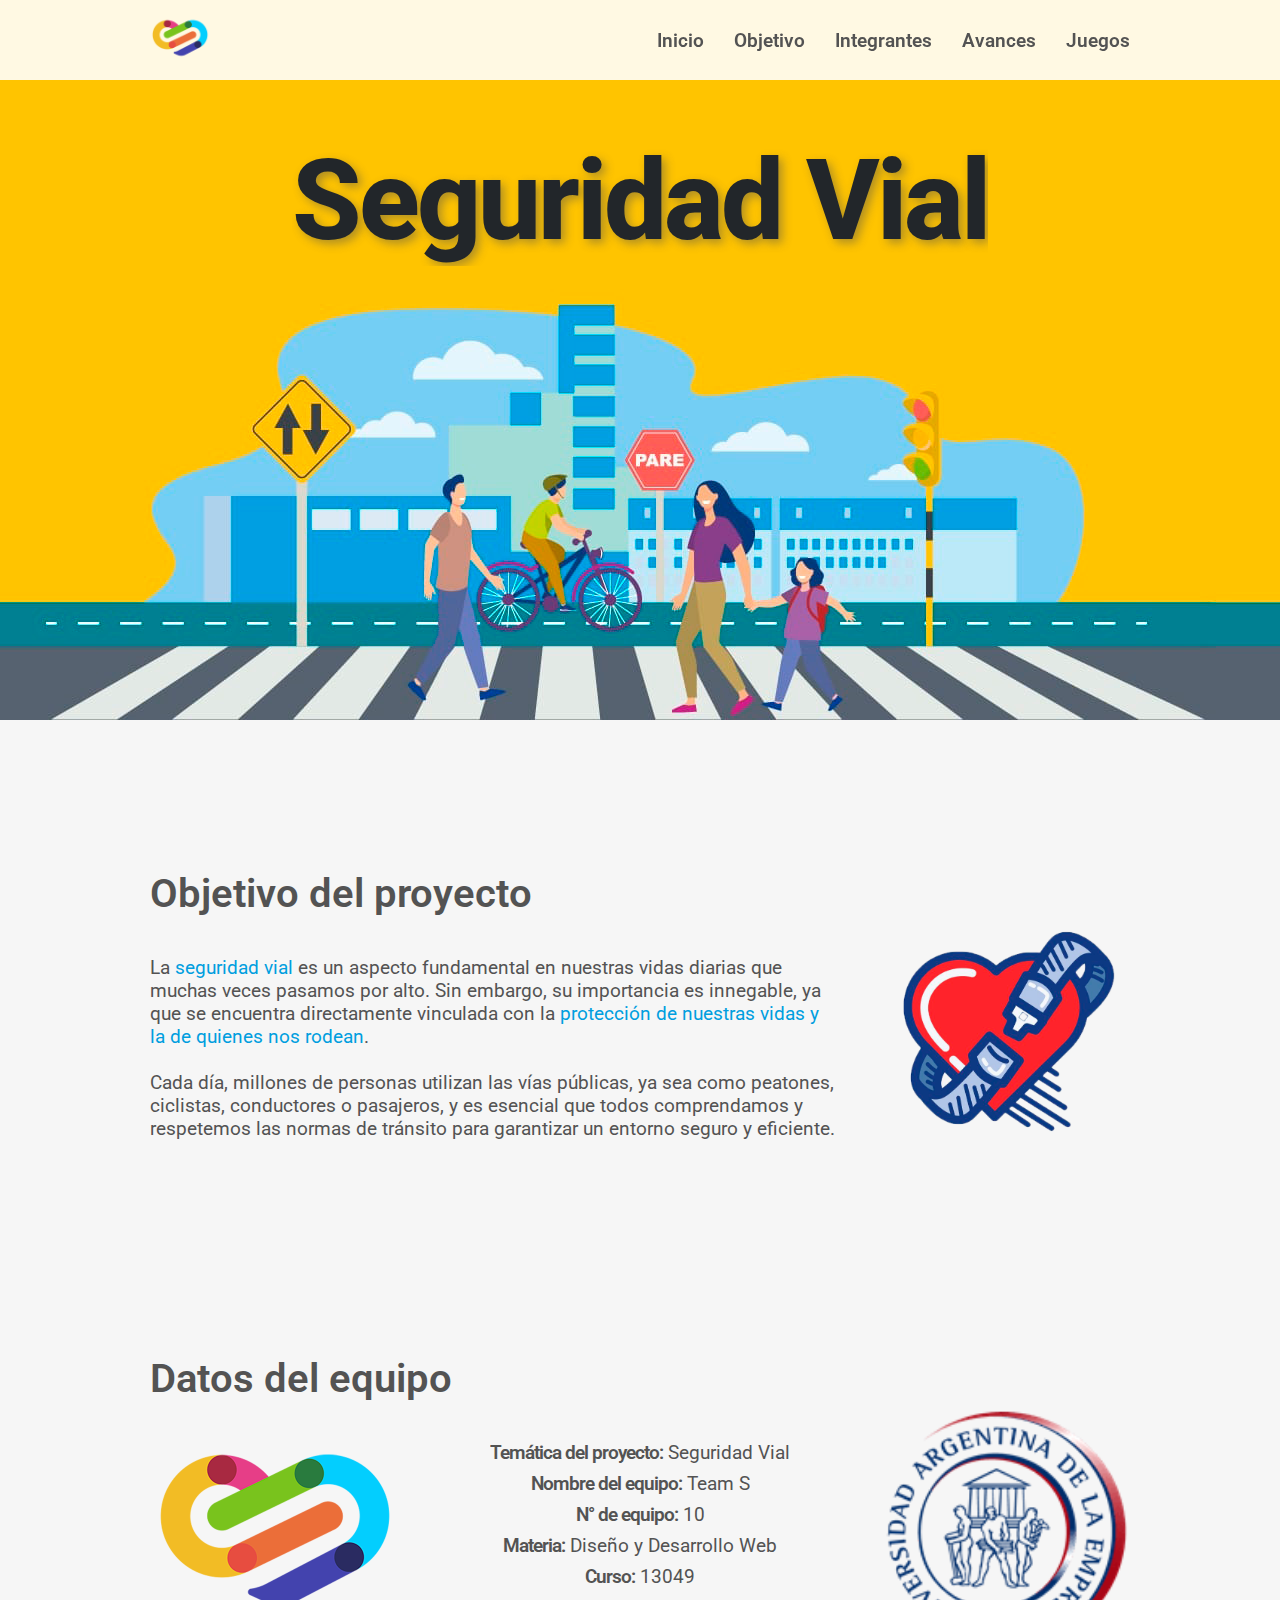
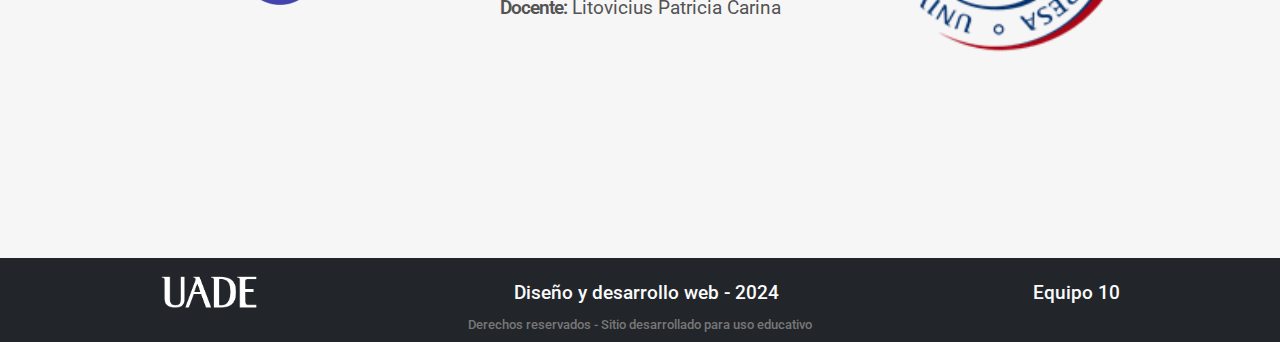
<file: index.html>
<!DOCTYPE html>
<html lang="en">
<head>
  <meta charset="UTF-8">
  <meta name="viewport" content="width=device-width, initial-scale=1.0">
  <link rel="shortcut icon" href="./resources/images/logos/logo-seguridad-vial.png" type="image/x-icon">
  <!-- Google Fonts -->
  <link rel="preconnect" href="https://fonts.googleapis.com">
  <link rel="preconnect" href="https://fonts.gstatic.com" crossorigin>
  <link
    href="https://fonts.googleapis.com/css2?family=Roboto:ital,wght@0,100;0,300;0,400;0,500;0,700;0,900;1,100;1,300;1,400;1,500;1,700;1,900&display=swap"
    rel="stylesheet">
  <!-- Font Awesome -->
  <link rel="stylesheet" href="https://cdnjs.cloudflare.com/ajax/libs/font-awesome/4.7.0/css/font-awesome.min.css">
  <link rel="stylesheet" href="./resources/css/styles.css">
  <link rel="stylesheet" href="./resources/css/index.css">
  <title>E10 - Seguridad Vial</title>
</head>
<body>
  <div class="nav-bar-container">
    <div class="nav-left">
      <img src="./resources/images/logos/logo-seguridad-vial.png" alt="" srcset="">
    </div>
    <ul class="nav-right">
      <li><a href="#banner">Inicio</a></li>
      <li><a href="#goal">Objetivo</a></li>
      <li><a href="./views/integrantes.html">Integrantes</a></li>
      <li><a href="./views/avances.html">Avances</a></li>
      <li><a href="./views/juegos.html">Juegos</a></li>
    </ul>
    <div class="menu-btns">
      <i class="fa-bars fa" id="menu"></i>
      <!-- <i class="fa fa-close" id="close"></i> -->
    </div>
  </div>
  <div class="menu-overlay hidden-menu">
    <ul class="items">
      <li><a href="#banner">Inicio</a></li>
      <li><a href="#goal">Objetivo</a></li>
      <li><a href="./views/integrantes.html">Integrantes</a></li>
      <li><a href="./views/avances.html">Avances</a></li>
      <li><a href="./views/juegos.html">Juegos</a></li>
    </ul>
  </div>
  <section class="banner-container" id="banner">
    <div class="banner"></div>
    <div class="overlay">
      <h1>Seguridad Vial</h1>
    </div>
  </section>
  <section class="general-section project-goal" id="goal">
    <h2>Objetivo del proyecto</h2>
    <div class="goal-content">
      <p>
        La <span>seguridad vial</span> es un aspecto fundamental en nuestras vidas diarias 
        que muchas veces pasamos por alto. Sin embargo, su importancia es innegable, ya que 
        se encuentra directamente vinculada con la <span>protección de nuestras vidas y la 
        de quienes nos rodean</span>.<br><br>
        Cada día, millones de personas utilizan las vías públicas, ya sea como peatones, 
        ciclistas, conductores o pasajeros, y es esencial que todos comprendamos y 
        respetemos las normas de tránsito para garantizar un entorno seguro y eficiente.
      </p>
      <img src="./resources/images/logos/logo-corazon-seguridad.png" alt="">
    </div>
  </section>
  <section class="general-section team-info">
    <h2>Datos del equipo</h2>
    <div class="info-container">
      <img src="./resources/images/logos/logo-seguridad-vial.png" alt="Logo de seguridad vial">
      <ul>
        <li><span>Temática del proyecto:</span> Seguridad Vial</li>
        <li><span>Nombre del equipo:</span> Team S</li>
        <li><span>N° de equipo:</span> 10</li>
        <li><span>Materia:</span> Diseño y Desarrollo Web</li>
        <li><span>Curso:</span> 13049</li>
        <li><span>Docente:</span> Litovicius Patricia Carina</li>
      </ul>
      <img src="./resources/images/logos/uade-round-logo.png" alt="Logo circular de UADE">
    </div>
  </section>
  <footer class="footer-container">
    <div class="top-row">
      <img src="./resources/images/logos/LogoUADE.png" alt="Logo UADE">
      <h3>Diseño y desarrollo web - 2024</h3>
      <h3>Equipo 10</h3>
    </div>
    <p>Derechos reservados - Sitio desarrollado para uso educativo</p>
  </footer>
  
  <script src="./resources/js/navBehaviour.js"></script>
</body>
</html>
</file>
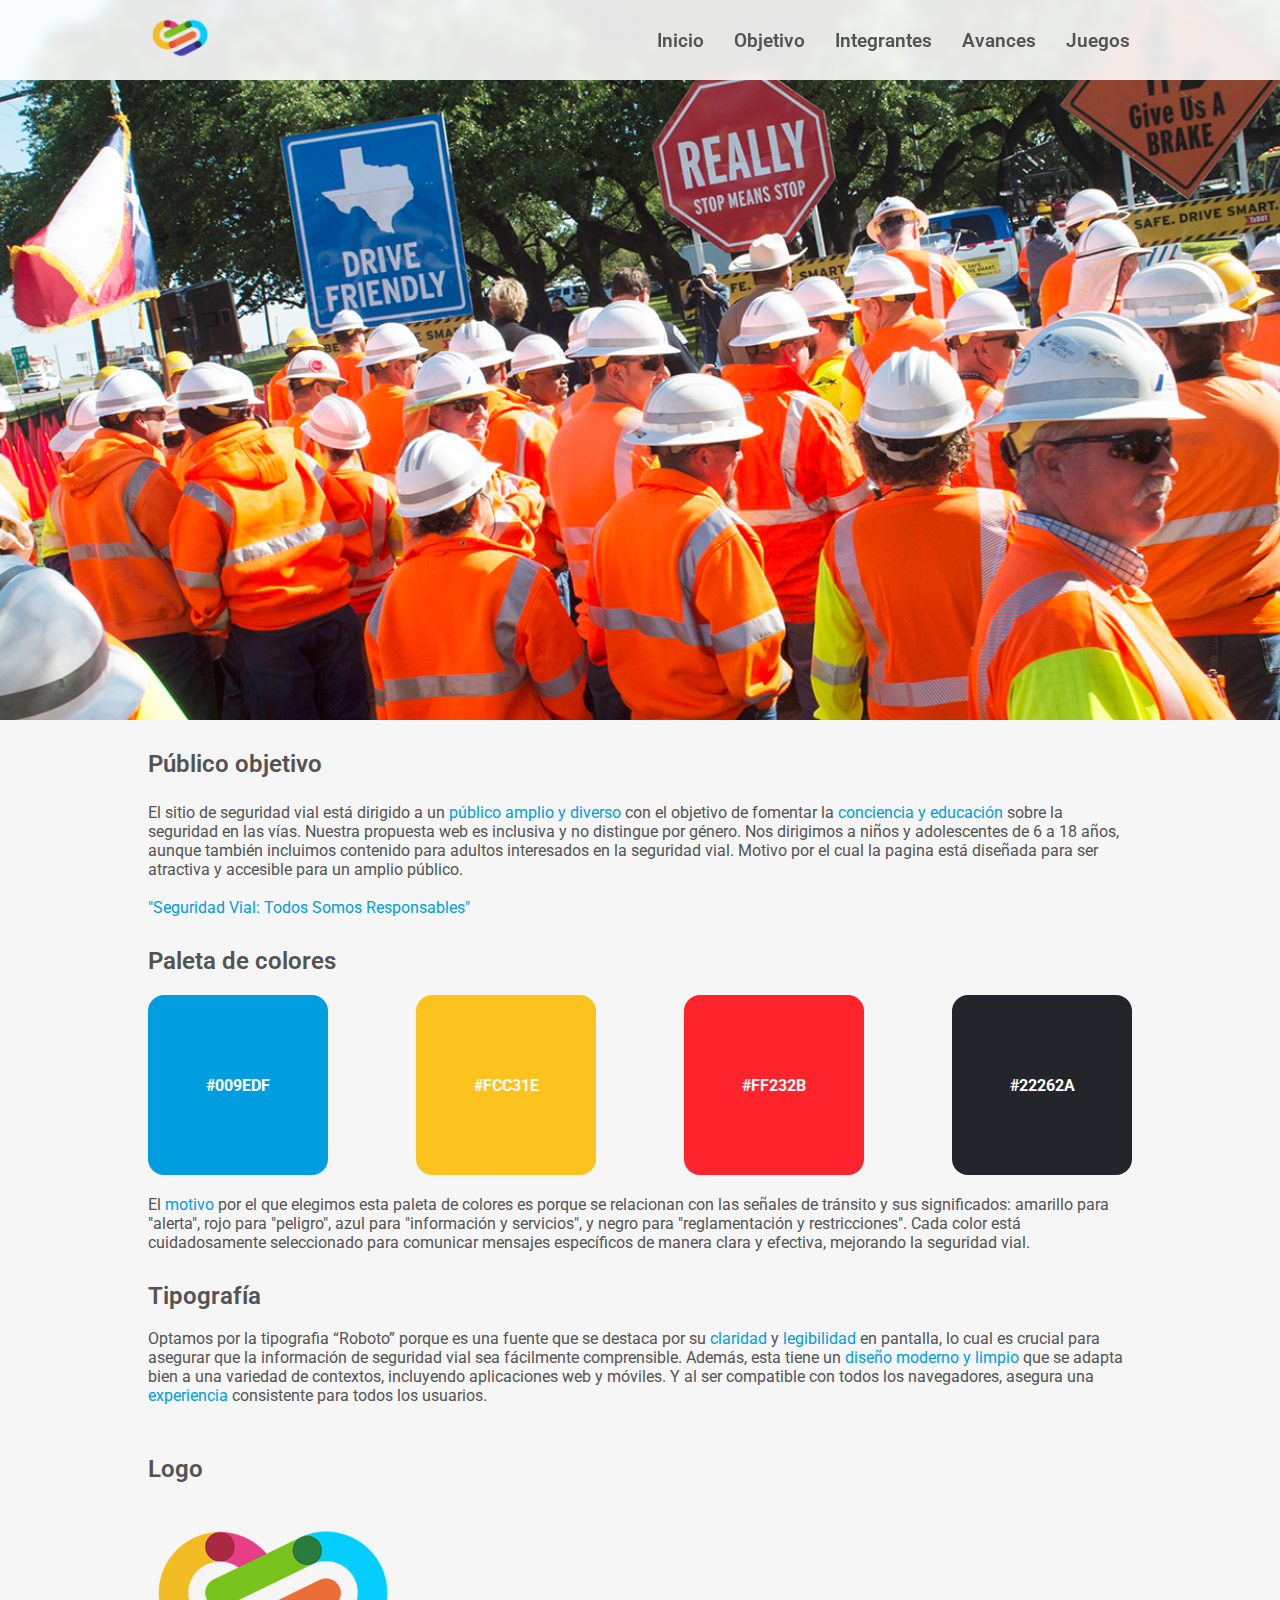
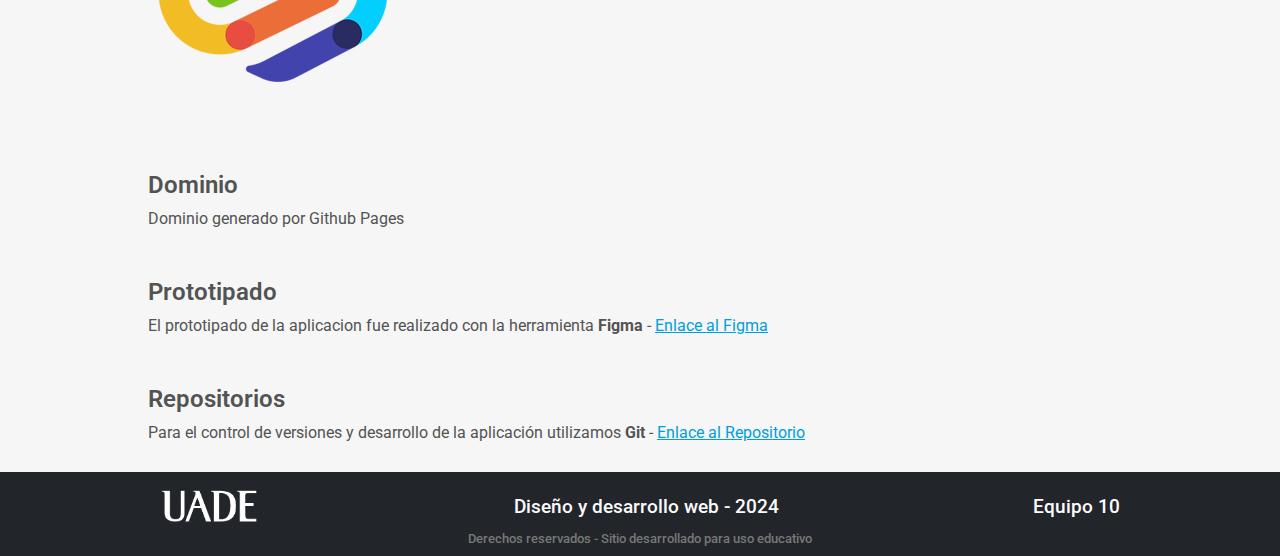
<file: views/avances.html>
<!DOCTYPE html>
<html lang="en">

<head>
  <meta charset="UTF-8">
  <meta name="viewport" content="width=device-width, initial-scale=1.0">
  <link rel="shortcut icon" href="../resources/images/logos/logo-seguridad-vial.png" type="image/x-icon">
  <link rel="preconnect" href="https://fonts.googleapis.com">
  <link rel="preconnect" href="https://fonts.gstatic.com" crossorigin>
  <link
    href="https://fonts.googleapis.com/css2?family=Roboto:ital,wght@0,100;0,300;0,400;0,500;0,700;0,900;1,100;1,300;1,400;1,500;1,700;1,900&display=swap"
    rel="stylesheet">
  <link rel="stylesheet" href="https://cdnjs.cloudflare.com/ajax/libs/font-awesome/4.7.0/css/font-awesome.min.css">
  <link rel="stylesheet" href="../resources/css/styles.css">
  <link rel="stylesheet" href="../resources/css/avances.css">
  <title>Avances</title>
</head>

<body>
  <div class="nav-bar-container">
    <div class="nav-left">
      <img src="../resources/images/logos/logo-seguridad-vial.png" alt="top-left-logo" srcset="">
    </div>
    <ul class="nav-right">
      <li><a href="../index.html#banner">Inicio</a></li>
      <li><a href="../index.html#goal">Objetivo</a></li>
      <li><a href="./integrantes.html">Integrantes</a></li>
      <li><a href="./avances.html">Avances</a></li>
      <li><a href="./juegos.html">Juegos</a></li>
    </ul>
    <div class="menu-btns">
      <i class="fa-bars fa" id="menu"></i>
      <!-- <i class="fa fa-close" id="close"></i> -->
    </div>
  </div>
  <div class="menu-overlay hidden-menu">
    <ul class="items">
      <li><a href="../index.html#banner">Inicio</a></li>
      <li><a href="../index.html#goal">Objetivo</a></li>
      <li><a href="./integrantes.html">Integrantes</a></li>
      <li><a href="./avances.html">Avances</a></li>
      <li><a href="./juegos.html">Juegos</a></li>
    </ul>
  </div>
  <section class="banner-container" id="banner">
    <div class="banner"></div>
    <div class="overlay">
      <h1>AVANCES</h1>
    </div>
  </section>
  <section class="general-section target-audience" id="target">
    <h2>Público objetivo</h2>
    <div class="target-content">
      <p>
        El sitio de seguridad vial está dirigido a un <span>público amplio y diverso</span> con el objetivo de fomentar
        la <span> conciencia y educación </span> sobre la seguridad en las vías. Nuestra propuesta web es inclusiva
        y no distingue por género. Nos dirigimos a niños y adolescentes de 6 a 18 años,
        aunque también incluimos contenido para adultos interesados en la seguridad vial.
        Motivo por el cual la pagina está diseñada para ser atractiva y accesible para un amplio público.<br><br>
        <span>"Seguridad Vial: Todos Somos Responsables"</span>
      </p>
    </div>
  </section>
  <section class="general-section color-palette" id="palette">
    <h2 id="palette-title">Paleta de colores</h2>
    <div class="palette-content">
      <div class="box box1">#009EDF</div>
      <div class="box box2">#FCC31E</div>
      <div class="box box3">#FF232B</div>
      <div class="box box4">#22262A</div>
    </div>
    <div>
      <p class="palette-text">
        El <span> motivo </span> por el que elegimos esta paleta de colores es porque se relacionan con las señales de
        tránsito y sus significados: amarillo para "alerta",
        rojo para "peligro", azul para "información y servicios", y negro para "reglamentación y restricciones".
        Cada color está cuidadosamente seleccionado para comunicar mensajes específicos de manera clara y efectiva,
        mejorando la seguridad vial.
      </p>
    </div>
  </section>
  <section class="general-section typography" id="font">
    <h2>Tipografía</h2>
    <div class="font-content">
      <br>
      <p>
        Optamos por la tipografia “Roboto” porque es una fuente que se destaca por su <span>claridad</span> y
        <span>legibilidad</span> en pantalla,
        lo cual es crucial para asegurar que la información de seguridad vial sea fácilmente comprensible.
        Además, esta tiene un <span>diseño moderno y limpio </span> que se adapta bien a una variedad de contextos,
        incluyendo aplicaciones web y móviles.
        Y al ser compatible con todos los navegadores, asegura una <span>experiencia</span> consistente para todos los
        usuarios.
      </p>
    </div>
  </section>
  <section class="general-section logo">
    <h2>Logo</h2>
    <img src="../resources/images/logos/logo-seguridad-vial.png" alt="Logo Seguridad Vial">
  </section>
  <section class="general-section dominio">
    <h2>Dominio</h2>
    <p>Dominio generado por Github Pages</p>
  </section>
  <section class="general-section link-prototype">
    <h2>Prototipado</h2>
    <p>
      El prototipado de la aplicacion fue realizado con la herramienta <strong>Figma</strong> - 
      <a 
        class="links" 
        id="prototipo" 
        href="https://www.figma.com/design/bKfshRovTLBGi7nLWXx98K/TP-Seguridad-Vial?node-id=0-1&t=irzn0W5hLPpZV09D-1" 
        target="_blank">
          Enlace al Figma
      </a>
    </p>
  </section>
  <section class="general-section link-repository">
    <h2>Repositorios</h2>
    <p>
      Para el control de versiones y desarrollo de la aplicación utilizamos <strong>Git</strong> - 
      <a class="links" id="repositorio" href="https://github.com/Yuchan45/ddw-tp-equipo10" target="_blank">
        Enlace al Repositorio
      </a>
    </p>
  </section>
  <footer class="footer-container">
    <div class="top-row">
      <img src="../resources/images/logos/LogoUADE.png" alt="Logo UADE">
      <h3>Diseño y desarrollo web - 2024</h3>
      <h3>Equipo 10</h3>
    </div>
    <p>Derechos reservados - Sitio desarrollado para uso educativo</p>
  </footer>
  <script src="../resources/js/navBehaviour.js"></script>
</body>
</body>

</html>
</file>
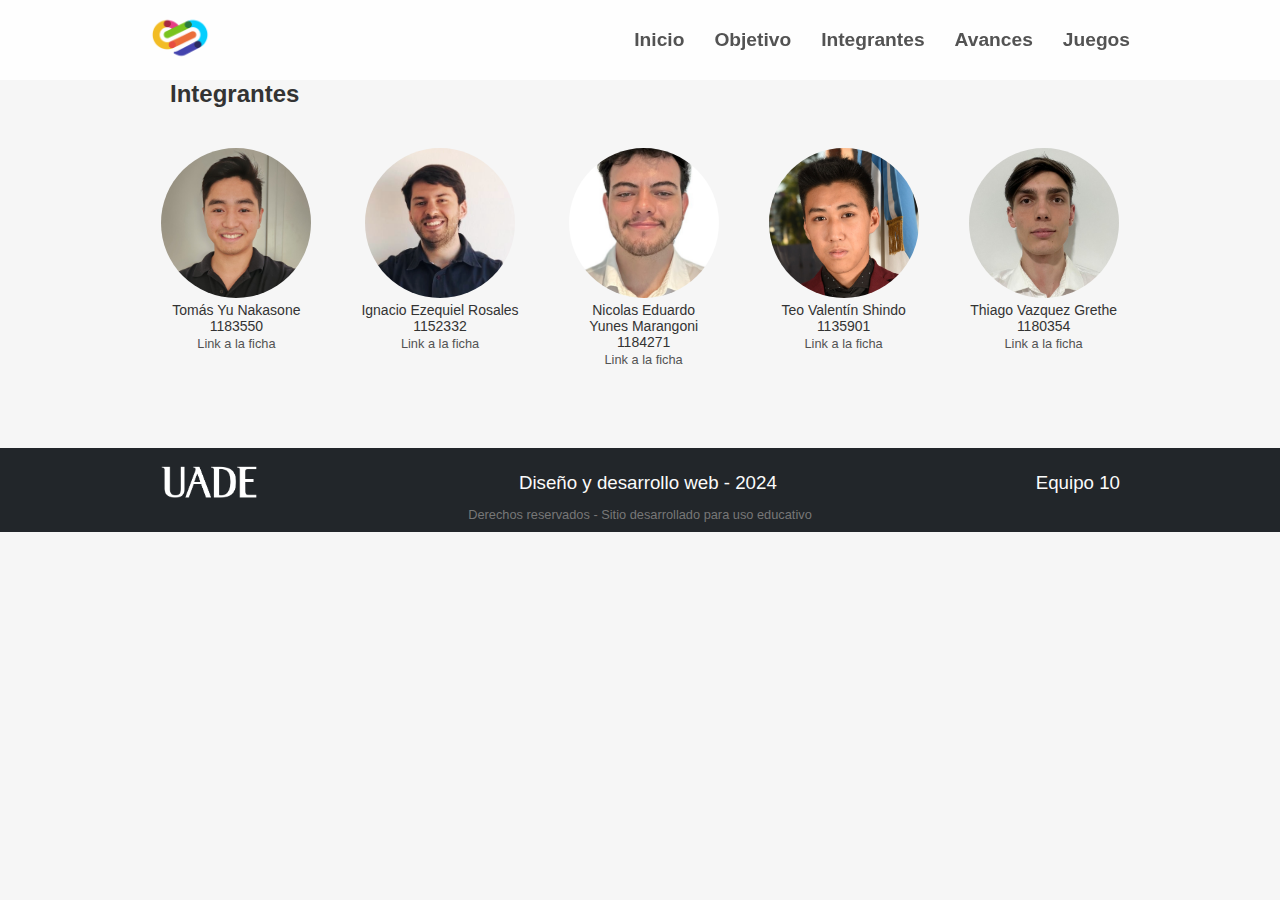
<file: views/integrantes.html>
<!DOCTYPE html>
<html lang="en">
<head>
  <meta charset="UTF-8">
  <meta name="viewport" content="width=device-width, initial-scale=1.0">
  <link rel="shortcut icon" href="../resources/images/logos/logo-seguridad-vial.png" type="image/x-icon">
  <link rel="stylesheet" href="https://cdnjs.cloudflare.com/ajax/libs/font-awesome/4.7.0/css/font-awesome.min.css">
  <link rel="stylesheet" href="../resources/css/styles.css">
  <link rel="stylesheet" href="../resources/css/juegos.css">
  <link rel="stylesheet" href="../resources/css/integrantes.css">
  <title>Integrantes</title>
</head>
<body>
  <div class="nav-bar-container">
    <div class="nav-left">
      <img src="../resources/images/logos/logo-seguridad-vial.png" alt="Logo Seguridad Vial">
    </div>
    <ul class="nav-right">
      <li><a href="../index.html">Inicio</a></li>
      <li><a href="../index.html#goal">Objetivo</a></li>
      <li><a href="./integrantes.html">Integrantes</a></li>
      <li><a href="./avances.html">Avances</a></li>
      <li><a href="./juegos.html">Juegos</a></li>
    </ul>
    <div class="menu-btns">
      <i class="fa-bars fa" id="menu"></i>
    </div>
  </div>
  <div class="menu-overlay hidden-menu">
    <ul class="items">
      <li><a href="../index.html#banner">Inicio</a></li>
      <li><a href="../index.html#goal">Objetivo</a></li>
      <li><a href="./integrantes.html">Integrantes</a></li>
      <li><a href="./avances.html">Avances</a></li>
      <li><a href="./juegos.html">Juegos</a></li>
    </ul>
  </div>

  <div class="container">
    <div class="heading">
      <h2>Integrantes</h2>
    </div>
    <div class="members">
        <div class="member">
            <a href="https://yuchan45.github.io/ddw-parcial/" target="_blank"><img src="../resources/images/integrantes/Nakasone.jpg" alt="Tomás Yu Nakasone"></a>
            <p>Tomás Yu Nakasone<br>1183550</p>
            <a href="https://yuchan45.github.io/ddw-parcial/" target="_blank" class="ficha">Link a la ficha</a>
        </div>
        <div class="member"> 
            <a href="https://nachorosales.github.io/fichaPersonal/" target="_blank"><img src="../resources/images/integrantes/Rosales.png" alt="Ignacio Ezequiel Rosales"></a>
            <p>Ignacio Ezequiel Rosales<br>1152332</p>
            <a href="https://nachorosales.github.io/fichaPersonal/" target="_blank" class="ficha">Link a la ficha</a>
        </div>
        <div class="member">
            <a href="https://nicolas-yunes.github.io/FichaPersonal/" target="_blank"><img src="../resources/images/integrantes/Yunes.png" alt="Nicolas Eduardo Yunes Marangoni"></a>
            <p>Nicolas Eduardo <br> Yunes Marangoni<br>1184271</p>
            <a href="https://nicolas-yunes.github.io/FichaPersonal/" target="_blank" class="ficha">Link a la ficha</a>
        </div>
        <div class="member">
            <a href="https://teincho01.github.io/UADE/" target="_blank"><img src="../resources/images/integrantes/Shindo.jpg" alt="Teo Valentín Shindo"></a>
            <p>Teo Valentín Shindo<br>1135901</p>
            <a href="https://teincho01.github.io/UADE/" target="_blank" class="ficha">Link a la ficha</a>
        </div>
        <div class="member">
            <a href="https://thiagovg1.github.io/parcialdyw/" target="_blank"><img src="../resources/images/integrantes/Vazquez.jpg" alt="Thiago Vazquez Grethe"></a>
            <p>Thiago Vazquez Grethe<br>1180354</p>
            <a href="https://thiagovg1.github.io/parcialdyw/" target="_blank" class="ficha">Link a la ficha</a>
        </div>
    </div>
  </div>


  <footer class="footer-container">
    <div class="top-row">
      <img src="../resources/images/logos/LogoUADE.png" alt="Logo UADE">
      <h3>Diseño y desarrollo web - 2024</h3>
      <h3>Equipo 10</h3>
    </div>
    <p>Derechos reservados - Sitio desarrollado para uso educativo</p>
  </footer>
  <script src="../resources/js/navBehaviour.js"></script>

</body>
</html>
</file>
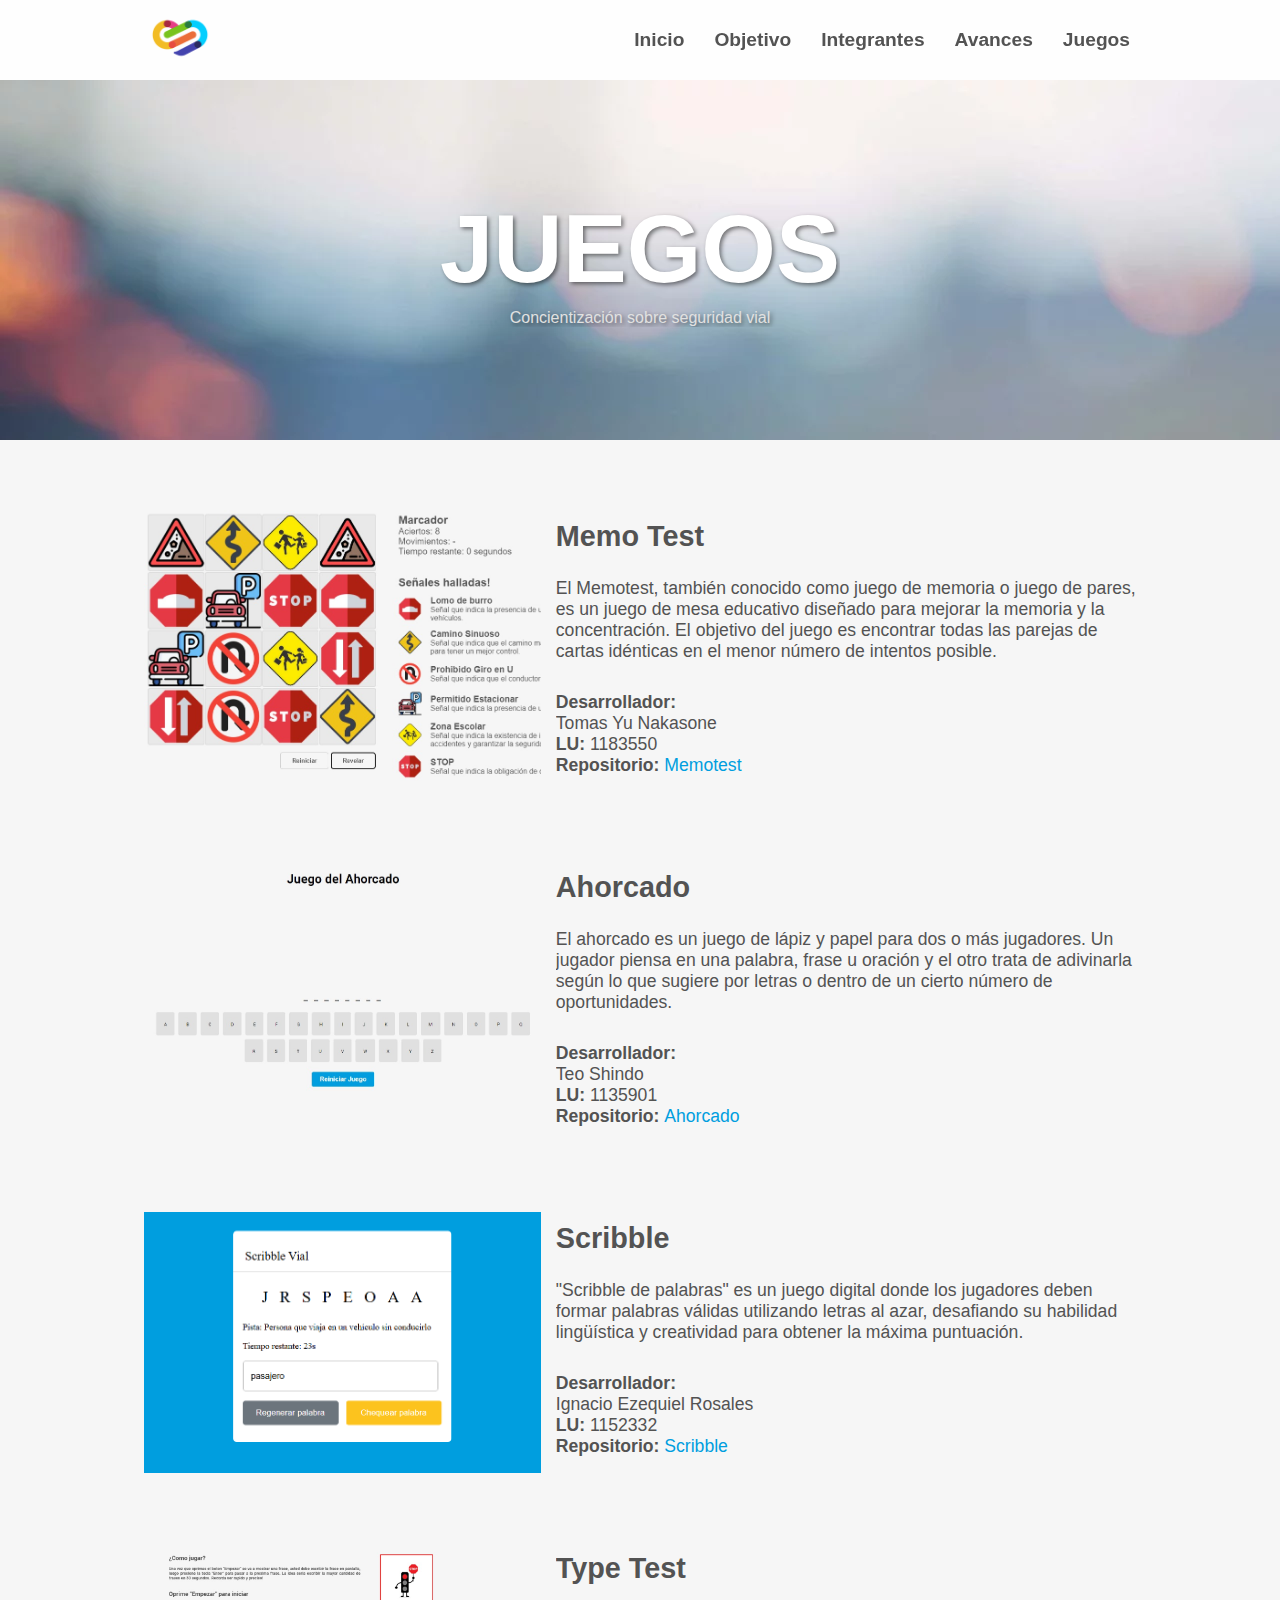
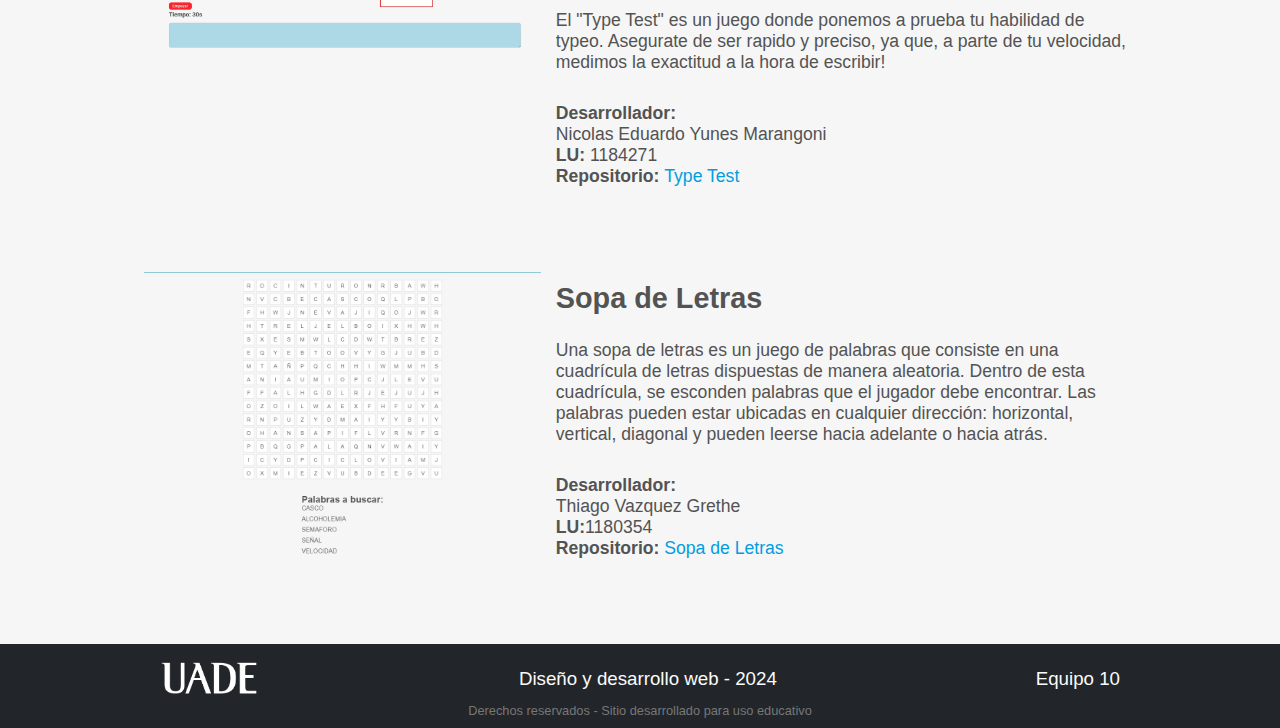
<file: views/juegos.html>
<!DOCTYPE html>
<html lang="en">
<head>
  <meta charset="UTF-8">
  <meta name="viewport" content="width=device-width, initial-scale=1.0">
  <link rel="shortcut icon" href="../resources/images/logos/logo-seguridad-vial.png" type="image/x-icon">
  <link rel="stylesheet" href="https://cdnjs.cloudflare.com/ajax/libs/font-awesome/4.7.0/css/font-awesome.min.css">
  <link rel="stylesheet" href="../resources/css/styles.css">
  <link rel="stylesheet" href="../resources/css/juegos.css">
  <title>Juegos - Seguridad Vial</title>
</head>
<body>
  <div class="nav-bar-container">
    <div class="nav-left">
      <img src="../resources/images/logos/logo-seguridad-vial.png" alt="top-left-logo" srcset="">
    </div>
    <ul class="nav-right">
      <li><a href="../index.html#banner">Inicio</a></li>
      <li><a href="../index.html#goal">Objetivo</a></li>
      <li><a href="./integrantes.html">Integrantes</a></li>
      <li><a href="./avances.html">Avances</a></li>
      <li><a href="./juegos.html">Juegos</a></li>
    </ul>
    <div class="menu-btns">
      <i class="fa-bars fa" id="menu"></i>
      <!-- <i class="fa fa-close" id="close"></i> -->
    </div>
  </div>
  <div class="menu-overlay hidden-menu">
    <ul class="items">
      <li><a href="../index.html#banner">Inicio</a></li>
      <li><a href="../index.html#goal">Objetivo</a></li>
      <li><a href="./integrantes.html">Integrantes</a></li>
      <li><a href="./avances.html">Avances</a></li>
      <li><a href="./juegos.html">Juegos</a></li>
    </ul>
  </div>
  <section class="banner-container">
    <div class="banner">
      <h1>JUEGOS</h1>
      <p>Concientización sobre seguridad vial</p>
    </div>
  </section>
  <section class="games-section">
    <div class="game-item">
      <a href="https://yuchan45.github.io/ddw-memotest/">
        <img src="../resources/images/juegos/memotest.jpeg" alt="Juego 1">
      </a>
      <div class="game-info">
        <a href="https://yuchan45.github.io/ddw-memotest/">
          <h3>Memo Test</h3>
        </a>
        <p>El Memotest, también conocido como juego de memoria o juego de pares, es un juego de mesa educativo diseñado para mejorar la memoria y la concentración. El objetivo del juego es encontrar todas las parejas de cartas idénticas en el menor número de intentos posible.</p>
        <!-- <a href="https://yuchan45.github.io/ddw-memotest/" target="">Link al juego</a> -->
        <p>
          <strong>Desarrollador: </strong><br>Tomas Yu Nakasone<br>
          <strong><span style="font-weight: bold;">LU:</span></strong> 1183550<br>
          <strong>Repositorio: </strong><a href="https://github.com/Yuchan45/ddw-memotest" target="_blank">Memotest</a>
        </p>
      </div>
    </div>
    <div class="game-item">
      <a href="https://teincho01.github.io/juegoTeo/">
        <img src="../resources/images/juegos/Ahorcado.jpg" alt="Juego 2">
      </a>
      <div class="game-info">
        <a href="https://teincho01.github.io/juegoTeo/">
          <h3>Ahorcado</h3>
        </a>
        <p>El ahorcado es un juego de lápiz y papel para dos o más jugadores. Un jugador piensa en una palabra, frase u oración y el otro trata de adivinarla según lo que sugiere por letras o dentro de un cierto número de oportunidades.</p>
        <!-- <a href="https://teincho01.github.io/juegoTeo/" target="">Link al juego</a> -->
        <p>
          <strong>Desarrollador: </strong><br>Teo Shindo<br>
          <strong><span style="font-weight: bold;">LU: </span></strong> 1135901<br>
          <strong>Repositorio: </strong><a href="https://github.com/Teincho01/juegoTeo" target="_blank">Ahorcado</a>
        </p>
      </div>
    </div>
    <div class="game-item">
      <a href="https://nachorosales.github.io/Word-Scramble-Game/">
        <img src="../resources/images/juegos/scribble.png" alt="Juego 3">
      </a>
      <div class="game-info">
        <a href="https://nachorosales.github.io/Word-Scramble-Game/">
          <h3>Scribble</h3>
        </a>
        <p>"Scribble de palabras" es un juego digital donde los jugadores deben formar palabras válidas utilizando letras al azar, desafiando su habilidad lingüística y creatividad para obtener la máxima puntuación.</p>
        <!-- <a href="https://nachorosales.github.io/Word-Scramble-Game/" target="">Link al juego</a> -->
        <p>
          <strong>Desarrollador: </strong><br>Ignacio Ezequiel Rosales<br>
          <strong><span style="font-weight: bold;">LU:</span></strong> 1152332<br>
          <strong>Repositorio: </strong><a href="https://github.com/nachorosales/Word-Scramble-Game " target="_blank">Scribble</a>
        </p>
      </div>
    </div>
    <div class="game-item">
      <a href="https://nicolas-yunes.github.io/TypeTest1/">
        <img src="../resources/images/juegos/TypeTest.png" alt="Juego 4">
      </a>
      <div class="game-info">
        <a href="https://nicolas-yunes.github.io/TypeTest1/">
          <h3>Type Test</h3>
        </a>
        <p>El "Type Test" es un juego donde ponemos a prueba tu habilidad de typeo. Asegurate de ser rapido y preciso, ya que, a parte de tu velocidad, medimos la exactitud a la hora de escribir!</p>
        <!-- <a href="https://nicolas-yunes.github.io/TypeTest1/">Link al juego</a> -->
        <p>
          <strong>Desarrollador: </strong><br>Nicolas Eduardo Yunes Marangoni<br>
          <strong><span style="font-weight: bold;">LU: </span></strong>1184271<br>
          <strong>Repositorio: </strong><a href="https://github.com/Nicolas-Yunes/TypeTest1" target="_blank">Type Test</a>
        </p>
      </div>
    </div>
    <div class="game-item">
      <a href="https://thiagovg1.github.io/juegotp/">
        <img src="../resources/images/juegos/sopaDeLetras.jpg" alt="Sopa de Letras">
      </a>
      <div class="game-info">
        <a href="https://thiagovg1.github.io/juegotp/">
          <h3>Sopa de Letras</h3>
        </a>
        <p>Una sopa de letras es un juego de palabras que consiste en una cuadrícula de letras dispuestas de manera aleatoria. Dentro de esta cuadrícula, se esconden palabras que el jugador debe encontrar. Las palabras pueden estar ubicadas en cualquier dirección: horizontal, vertical, diagonal y pueden leerse hacia adelante o hacia atrás.</p>
        <!-- <a href="https://thiagovg1.github.io/juegotp/" target="">Link al juego</a> -->
        <p>
          <strong>Desarrollador: </strong><br>Thiago Vazquez Grethe<br>
          <strong><span style="font-weight: bold;">LU:</span></strong>1180354<br>
          <strong>Repositorio: </strong><a href="https://github.com/ThiagoVG1/juegotp" target="_blank">Sopa de Letras</a>
        </p>
      </div>
    </div>
  </section>
  <footer class="footer-container">
    <div class="top-row">
      <img src="../resources/images/logos/LogoUADE.png" alt="Logo UADE">
      <h3>Diseño y desarrollo web - 2024</h3>
      <h3>Equipo 10</h3>
    </div>
    <p>Derechos reservados - Sitio desarrollado para uso educativo</p>
  </footer>
  <script src="../resources/js/navBehaviour.js"></script>
</body>
</html>
</file>
<file: resources/css/styles.css>
* {
  margin: 0px;
  padding: 0px;
  font-family: "Roboto", sans-serif;
  box-sizing: border-box;
  overflow-x: hidden;
  color: var(--black);
}

:root {
  --bg-white: #F6F6F6;
  --white: #FFF;
  --blue: #009EDF;
  --yellow: #FCC31E;
  --red: #FF232B;
  --black: #535353;
  --deep-black: #22262A;
}

html {
  scroll-behavior: smooth;
}

body {
  background-color: var(--bg-white);
}

/**** Nav Bar ****/
.nav-bar-container {
  padding: 0 20px;
  height: 60px;
  width: 100vw;
  display: flex;
  flex-direction: row;
  justify-content: space-between;
  align-items: center;
  position: fixed;
  backdrop-filter: blur(5px);
  z-index: 10;
  background-color: none;
}

.nav-bar-container .nav-left {
  
}

.nav-bar-container .nav-left > img {
  /* width: 80px; */
  width: 60px;
}

.nav-bar-container .nav-right {
  display: none;
}

.nav-bar-container .nav-right li > a {
  font-size: 1.2rem;
  font-weight: 400;
  color: var(--black);
  text-decoration: none;
  transition: all ease .1s;
}

.nav-bar-container .nav-right li > a:hover {
  color: var(--blue);
}

.nav-bar-container .menu-btns {
  font-size: 2rem;
  color: var(--black);
}

.close-icon {
  color: var(--red);
}

.nav-bar-container .menu-btns :nth-child(1) {
  
}

.nav-bar-container .menu-btns :nth-child(2) {
  display: none;
}


/**** Menu Overlay ****/
.menu-overlay {
  display: none;
  transition: all ease .2s;
}

.hidden-menu {
  position: fixed;
  z-index: 5;
  width: 100vw;
  height: 100%;
  background-color: var(--black);
  display: flex !important;
  flex-direction: column;
  flex-wrap: nowrap;
  justify-content: center;
  align-items: center;
  translate: -100vw;
}

.active-menu {
  position: fixed;
  z-index: 5;
  width: 100vw;
  height: 100%;
  background-color: var(--deep-black);
  display: flex !important;
  flex-direction: column;
  flex-wrap: nowrap;
  justify-content: center;
  align-items: center;
}

.menu-overlay .items {
  display: flex;
  flex-direction: column;
  flex-wrap: nowrap;
  justify-content: center;
  align-items: center;
  gap: 25px;
}

.menu-overlay .items > li > a {
  color: var(--white);
  font-size: 1rem;
  font-weight: 600;
  text-decoration: none;
}

.menu-overlay .items > li > a:hover {
  color: var(--blue);
}


/*** Footer ***/
.footer-container {
  width: 100vw;
  height: 50px;
  background-color: var(--deep-black);
}

.footer-container .top-row {
  padding: 5px;
  display: flex;
  flex-direction: row;
  justify-content: center;
  align-items: center;
}

.footer-container .top-row > img {
  width: 100px;
}

.footer-container .top-row > h3 {
  display: none;
}

.footer-container > p {
  display: none;
}

@media only screen and (min-width: 768px) {
  /* NavBar */
  .nav-bar-container {
    padding: 0 150px;
    height: 80px;
    background-color: #ffffffe3;
  }
  .nav-bar-container .nav-right {
    display: flex;
    flex-direction: row;
    justify-content: space-around;
    align-items: center;
    gap: 30px;
  }
  .nav-bar-container .nav-right li > a {
    font-weight: 600;
  }
  .nav-bar-container .menu-btns {
    display: none;
  }

  /* Footer */
  .footer-container {
    height: auto;
    padding: 10px;
  }
  .footer-container .top-row {
    padding: 5px 150px;
    display: flex;
    flex-direction: row;
    justify-content: space-between;
    align-items: center;
  }
  .footer-container .top-row > h3 {
    display: block;
    color: #fbfbfb;
    font-weight: 500;
  }
  .footer-container .top-row > h3 {
    display: block;
    color: #fbfbfb;
    font-weight: 500;
  }
  .footer-container > p {
    display: block;
    color: #777777;
    font-weight: 500;
    text-align: center;
    font-size: .8rem;
  }
}
</file>
<file: resources/css/index.css>
/**** Banner ****/
.banner-container {
  width: 100vw;
  height: 80vh;
}

.banner-container .banner {
  width: 100%;
  height: 80vh;
  background-image: url(../images/banners/toon_banner_no_txt.png);
  background-position: center;
  background-size: cover;
  position: absolute;
}

.banner-container .overlay {
  width: 100%;
  height: 100%;
  position: relative;
  display: flex;
  flex-direction: column;
  justify-content: flex-start;
  align-items: center;
}

.banner-container .overlay > h1 {
  margin: 15vh;
  font-size: 3rem;
  text-align: center;
  font-weight: 800;
  letter-spacing: -3px;
  color: var(--deep-black);
  text-shadow: 4px 4px 10px rgb(79 79 79 / 45%);
}


/*** Project Goal ***/
.general-section {
  margin: 50px 0 100px;
  padding: 0 20px;
  text-align: center;
  display: flex;
  flex-direction: column;
  justify-content: center;
  align-items: center;
}

.general-section > h2 {
  font-size: 1.5rem;
  color: var(--black);
  font-weight: 600;
}

.project-goal .goal-content > p {
  font-size: 1rem;
  color: var(--black);
  margin-top: 25px;
}

.project-goal .goal-content > p > span {
  color: var(--blue);
}

.project-goal .goal-content > img {
  display: none;
}


/*** Team Info ***/
.team-info .info-container {
  display: flex;
  flex-direction: column;
  justify-content: center;
  align-items: center;
  gap: 25px;
}

.team-info .info-container > img {
  width: 50vw;
  max-width: 250px;
}

.team-info .info-container > ul {
  padding: 0 15px;
  display: flex;
  flex-direction: column;
  justify-content: center;
  align-items: center;
  gap: 8px;
}

.team-info .info-container > ul > li > span {
  font-weight: 600;
  letter-spacing: -1px;
}






/* Media queries */
@media only screen and (max-width: 319px) {

}

@media only screen and (min-width: 320px) and (max-width: 479px) {

}

@media only screen and (min-width: 768px) {

  /* NavBar */
  .nav-bar-container {
    padding: 0 150px;
    height: 80px;
  }
  .nav-bar-container .nav-right {
    display: flex;
    flex-direction: row;
    justify-content: space-around;
    align-items: center;
    gap: 30px;
  }
  .nav-bar-container .nav-right li > a {
    font-weight: 600;
  }
  .nav-bar-container .menu-btns {
    display: none;
  }


  /* Banner */
  .banner-container .overlay > h1 {
    font-size: 7rem;
  }

  /* Goal */
  .general-section {
    margin: 150px 0 200px;
    padding: 0 150px;
    text-align: left;
    display: flex;
    flex-direction: column;
    justify-content: center;
    align-items: flex-start;
  }
  .general-section > h2 {
    font-size: 2.5rem;
  }

  .goal-content {
    display: flex;
    flex-direction: row;
    flex-wrap: nowrap;
    justify-content: space-between;
    align-items: center;
  }
  .project-goal .goal-content > p {
    font-size: 1.2rem;
    width: 70%;
  }
  .project-goal .goal-content > img {
    width: 250px;
    display: block;
  }

  /* Team info */
  .team-info .info-container {
    display: flex;
    align-items: center;
    gap: 25px;
    justify-content: space-between;
    flex-direction: row;
    width: 100%;
  }
  .team-info .info-container > ul > li {
    font-size: 1.2rem;
  }
}

@media only screen and (max-width: 1200px)  {

}
</file>
<file: resources/css/avances.css>
* > p > span {
  color: var(--blue);
 }
/**** Banner ****/
.banner-container {
  width: 100vw;
  height: 80vh;
}

.banner-container .banner {
  width: 100%;
  height: 80vh;
  background-image: url(../images/banners/safety-banner.png);
  background-position: center;
  background-size: cover;
  position: absolute;
}

.banner-container .overlay {
  width: 100%;
  height: 100%;
  bottom: 0;
  position: relative;
  display: flex;
  flex-direction: column;
  justify-content: flex-end;
  align-items: center;
}

.banner-container .overlay > h1 {
  margin: 15vh;
  font-size: 3.5rem;
  text-align: center;
  font-weight: 800;
  letter-spacing: -1px;
  color: var(--white);
  text-shadow: 4px 4px 10px rgb(79 79 79 / 60%);
}

/*** Target Audience ***/
.general-section {
  max-width: 80%;
  margin: 30px auto;
  padding: 0 20px;
  display: flex;
  flex-direction: column;
  justify-content: center;
}

.general-section > h2 {
  font-size: 1.5rem;
  color: var(--black);
  font-weight: 600;
}

.target-audience .target-content > p {
  font-size: 1rem;
  color: var(--black);
  margin-top: 25px;
}

.palette-content{
  display: flex;
  flex-wrap: wrap; 
  justify-content: space-between; 
  padding: 20px 0;
}

.box {
  color:var(--white) ;
  text-align: center;
  display: flex;
  justify-content: center;
  align-items: center;
  font-weight: bold;
  width: 180px; /* Adjust width as needed */
  height: 180px; /* Adjust height to maintain square shape */
}
.box1 {
  background-color: var(--blue);
}
.box2 {
  background-color: var(--yellow);
}
.box3 {
  background-color: var(--red);
}
.box4 {
  background-color: var(--deep-black);
}

.general-section.logo h2,
.general-section.dominio h2,
.general-section.link-prototype h2,
.general-section.link-repository h2{
  padding-bottom: 10px;
  margin-top: 20px;
}

.logo > img {
  width: 70vw;
  max-width: 250px;
}

.links {
  color: var(--blue);
}


/* Media Queries */
@media (max-width: 768px) { /*Mobile view*/
  .general-section{
    text-align: center;
  }
  .banner-container .overlay {
    display: flex; 
    
  }

  .palette-content {
    flex-direction: column; 
    align-items: center;
    padding: 0;
  }
  .box {
    flex: 1 1 100%; 
    margin: 0;
    height: auto; 
    width: 100%; 
    padding: 4%;
    font-size: medium;
    letter-spacing: 0.5px;
    text-align: center;
    font-weight: bold;
  }
  .palette-text {
    margin-top: 20px;
  }
  #palette-title {
    margin-bottom: 20px;
  }
}


@media (min-width: 769px) {
  .banner-container .overlay {
    display: none; /* Hide overlay in desktop view */
  }
  .palette-content{
    width: 100%;
    height: 100%;
  }
  .box {
      border-radius: 16px;
  }
  .general-section > h2,
  .general-section > p {

    text-align: left;
  }
}
</file>
<file: resources/css/juegos.css>
.banner-container {
  padding: 50px;
  width: 100vw;
  height: 40vh;
  background-image: url(../images/banners/banner1.webp);
  display: flex;
  justify-content: center;
  align-items: center;
  color: white;
  font-weight: bold; 
  text-shadow: 2px 2px 4px rgba(0, 0, 0, 0.5);
}

.banner-container .banner {
  text-align: center;
}

.banner-container h1 {
  font-size: 3rem;
  margin: 0;
  color: white;
}

.banner-container p {
  font-size: .8rem;
  margin: 5px 0 0;
  color: white;
  padding: 0 10px;
  font-weight: 100;
  color: #e1e1e1;
}

.games-section {
  display: flex;
  flex-direction: column;
  align-items: center;
  padding: 20px;
  gap: 20px;
  margin-top: 50px;
}

.game-item {
  display: flex;
  width: 80%;
  max-width: 1200px;
  overflow: hidden;
}

.game-item img {
  width: 50%;
  height: auto;
}

.game-info {
  padding: 20px;
  display: flex;
  flex-direction: column;
  justify-content: center;
}

.game-info h3 {
  font-size: 1.8rem;
  margin: 0 0 10px;
  color: #535353;
}

.game-info p {
  margin: 0;
  color: #535353;
}

@media only screen and (max-width: 768px) {
  .game-item {
    flex-direction: column;
  }

  .game-item img {
    width: 100%;
  }
}

.banner-container {
  position: relative;
  z-index: 0;
}

/* .nav-bar-container {
  position: relative;
  z-index: 1;
} */


@media only screen and (max-width: 319px) {
}

@media only screen and (min-width: 320px) and (max-width: 479px) {
}

@media only screen and (min-width: 768px) {
.nav-bar-container {
  padding: 0 150px;
  height: 80px;
}
.nav-bar-container .nav-right {
  display: flex;
  flex-direction: row;
  justify-content: space-around;
  align-items: center;
  gap: 30px;
}
.nav-bar-container .nav-right li > a {
  font-weight: 600;
}
.nav-bar-container .menu-btns {
  display: none;
}

.banner-container {
  margin-top: 80px;
}

.banner-container .overlay > h1 {
  font-size: 7rem;
}

.banner-container h1 {
  font-size: 6rem;
}

.banner-container p {
  font-size: 1rem;
}

.games-section {
  padding: 20px 150px; 
}
}

@media only screen and (min-width: 1200px) {
}

.games-section {
  display: flex;
  flex-direction: column;
  align-items: center;
  padding: 20px;
  gap: 20px;
}

.game-item {
  gap: 15px;
  display: flex;
  align-items: flex-start;
  width: 80%;
  max-width: 1200px;
  overflow: hidden;
  margin-bottom: 20px; 
}

.game-item > a {
  width: 40%;
}

.game-item img {
  /* width: 40%; */
  width: 100%;
  height: auto;
  margin-right: 20px;
  background-size: cover;
}

.game-info {
  flex: 1;
  padding: 0 0 20px;
  display: flex;
  flex-direction: column;
  justify-content: center;
}

.game-info > a {
  text-decoration: none;
}

.game-info > a > h3 {
  text-decoration: none;
  margin: 0 0 10px;
  color: #535353;
  font-size: 1.8rem;
  cursor: pointer;
  transition: all .1s ease;
}

.game-info > a > h3:hover {
  color: var(--blue);
}

.game-info > a:hover {
  text-decoration: none;
  color: var(--blue);
}

.game-info p {
  font-size: 1.1rem;
  margin: 5px 0;
  color: #535353;
}

.game-info p:last-child {
  margin: 25px 0;
}

.game-info a {
  text-decoration: none;
  margin: 10px 0 10px;
  font-size: 1.1rem;
  color: var(--blue);
  transition: all .1s ease;
}

.game-info a:hover {
  color: var(--blue);
  text-decoration: none;
}

@media only screen and (max-width: 768px) {
  .game-item {
    flex-direction: column;
  }

  .game-item img {
    /* width: 100%; */
    width: auto;
    margin-right: 0;
    max-height: 200px;
    background-size: cover;
  }

  .game-item > a {
    width: 100%;
  }
}
</file>
<file: resources/css/integrantes.css>
.container {
    margin-left: auto;
    margin-right: auto;
    max-width: 1000px;
    padding-top: 80px;
    padding-bottom: 80px;
}

h2 {
    font-weight: 700;
    color: #333;
    text-align: left;
    margin-left: 30px;
    margin-bottom: 20px;
}

.members {
    display: flex;
    justify-content: center;
    flex-wrap: wrap;
    gap: 50px;
    margin-top: 20px;
}

.member {
    text-align: center;
}

.member img {
    border-radius: 50%;
    width: 150px;
    height: 150px;
    object-fit: cover;
}

.member p {
    font-size: 14px;
    color: #333;
}

.member p:first-child {
    color: #007bff;
    margin-top: 5px;
}

.member .ficha {
    font-size: .8rem;
    font-weight: 200;
    color: var(--black);
    text-decoration: none;
    transition: all .2s ease;
}

.member .ficha:hover {
    text-decoration: underline;
}

@media (max-width: 768px) {
    .members {
        flex-direction: column;
    }

    .member {
        margin-bottom: 20px;
    }

    h2 {
        font-weight: 700;
        color: #333;
        text-align: center;
        margin-left: -2px;
        padding-bottom: 10px;
    }
}
</file>
